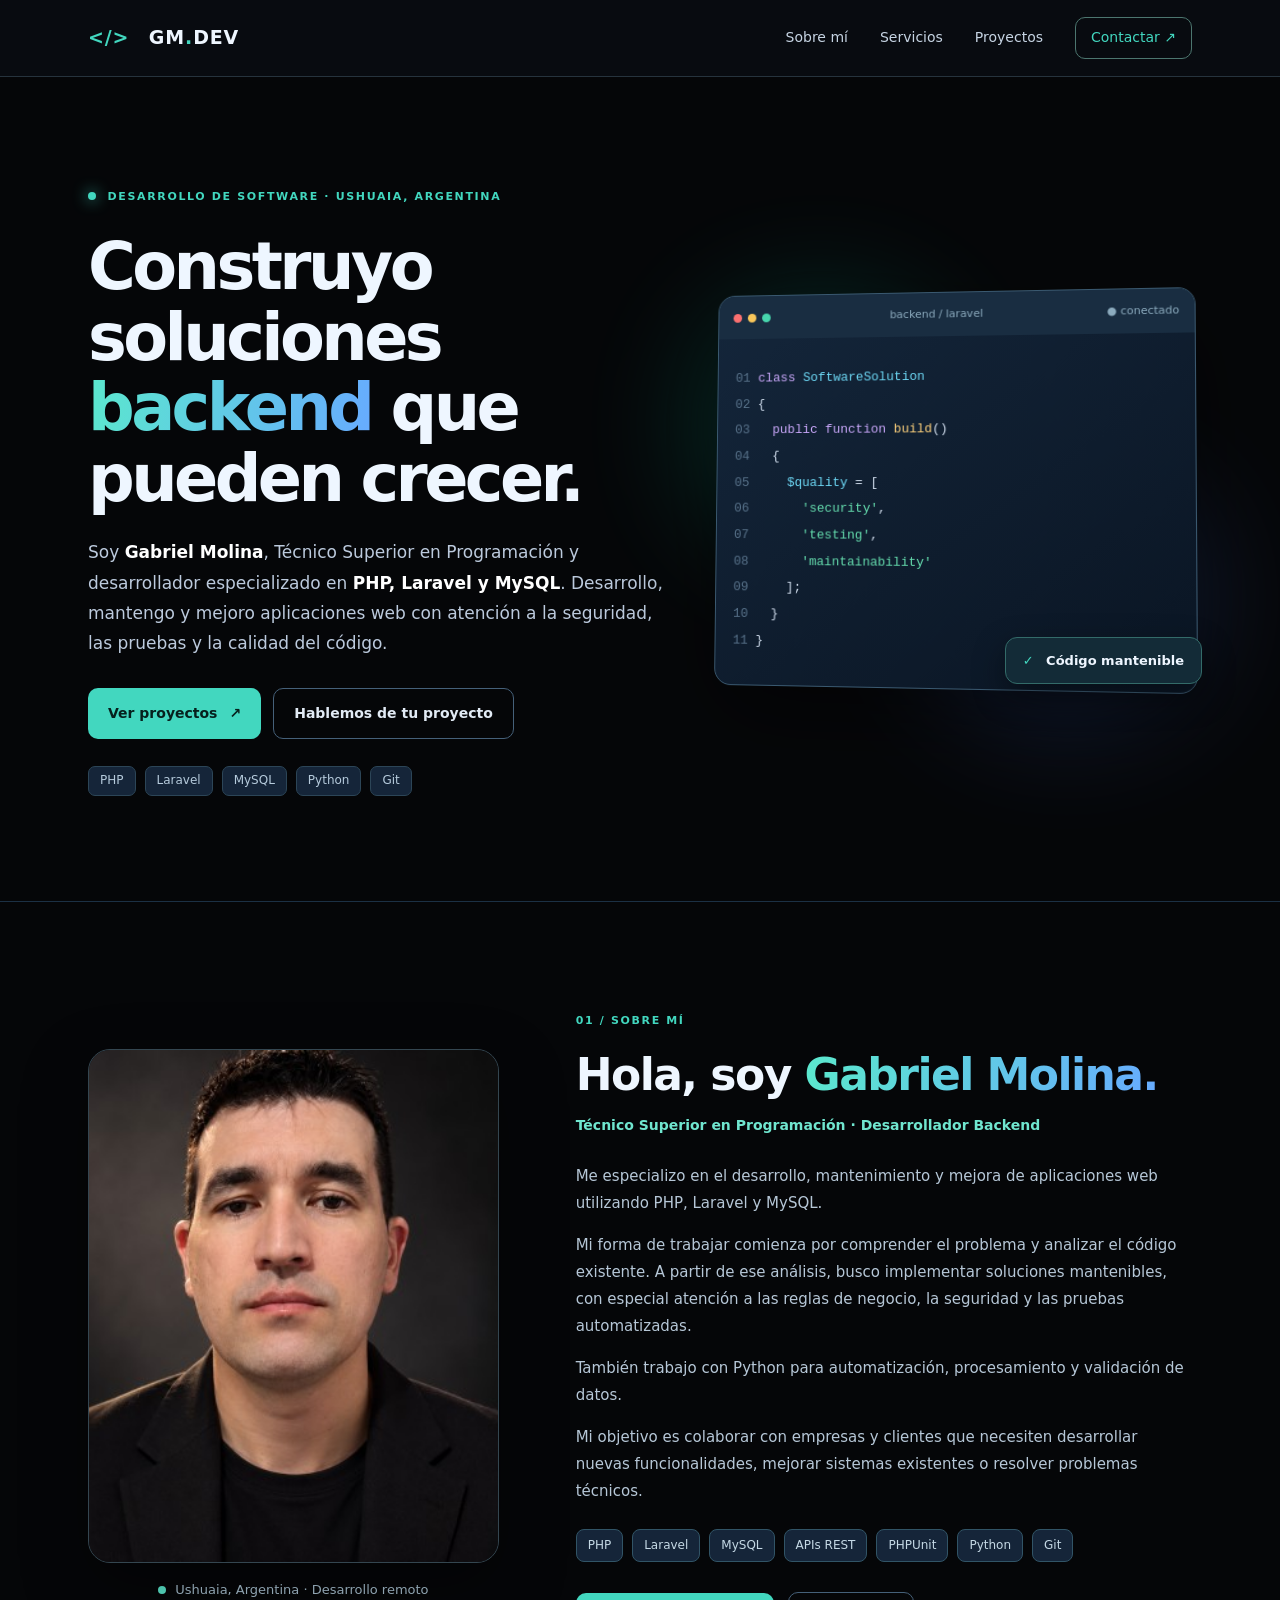
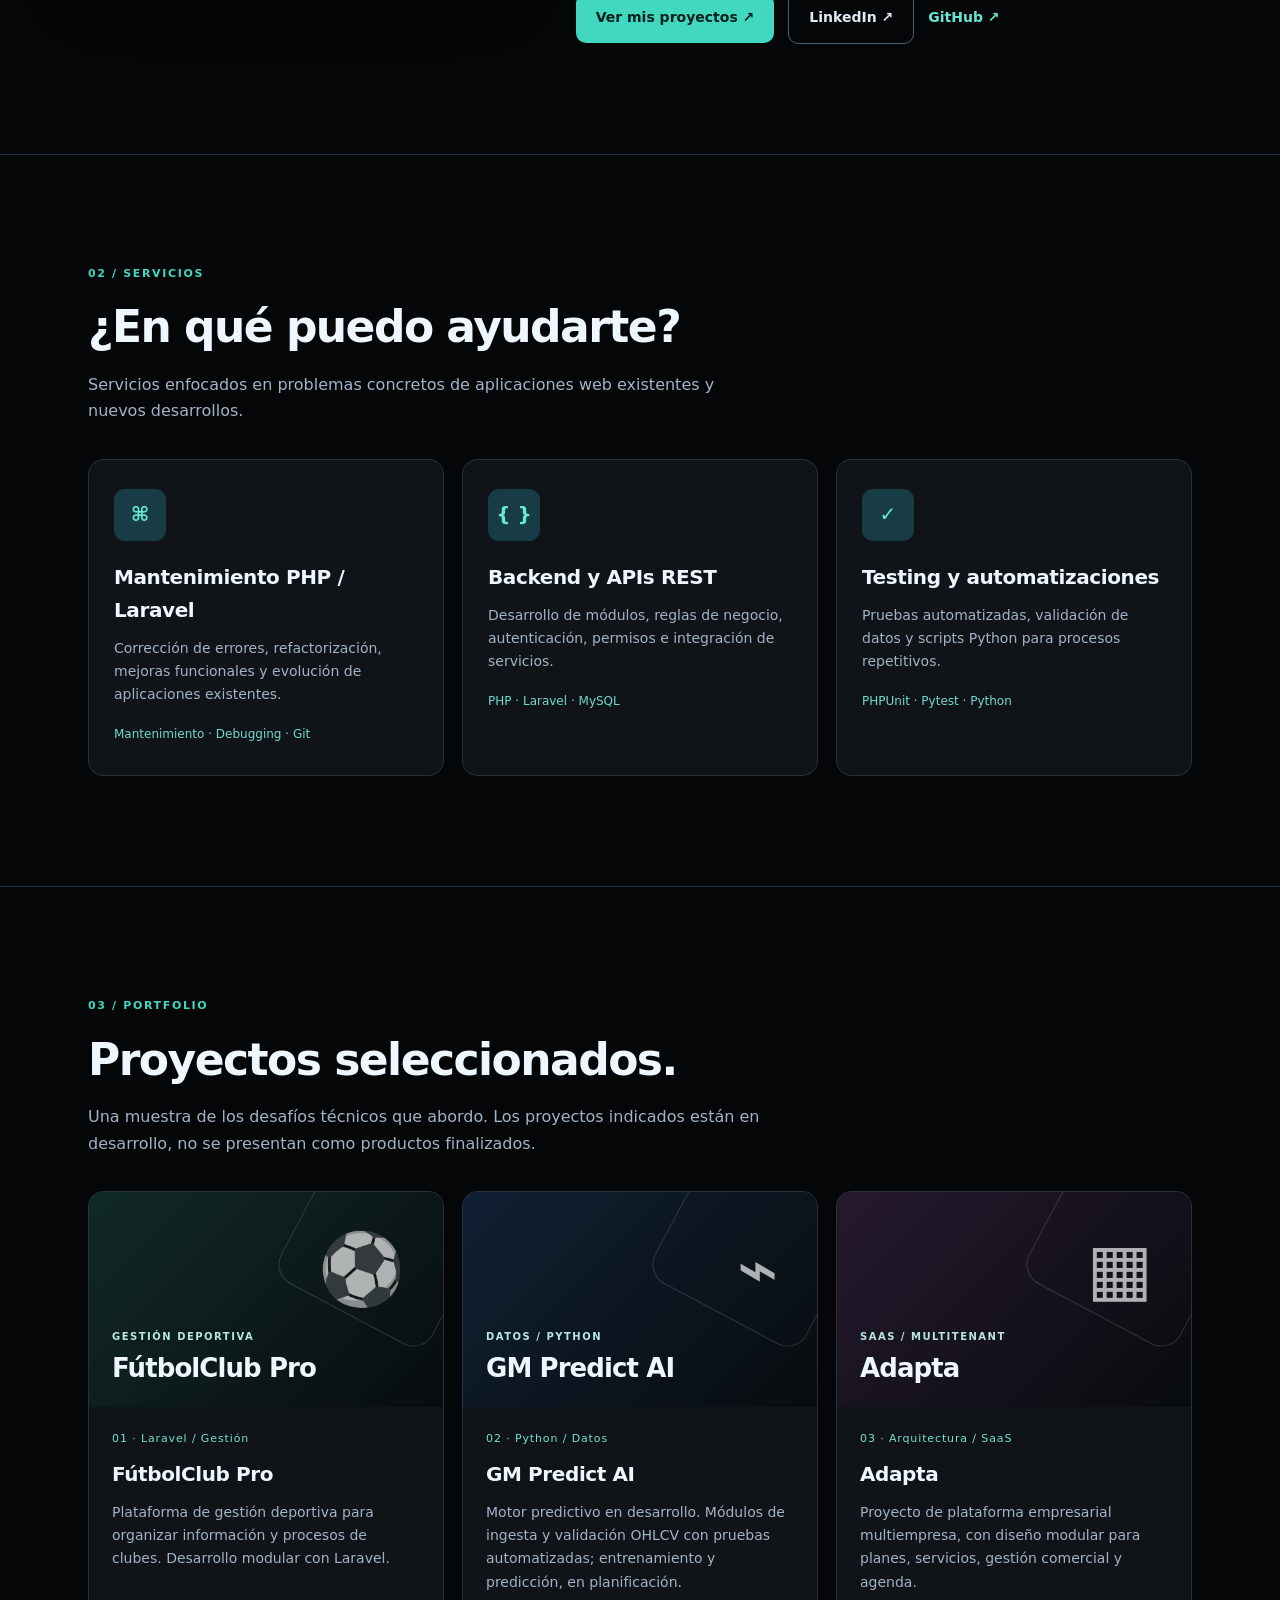
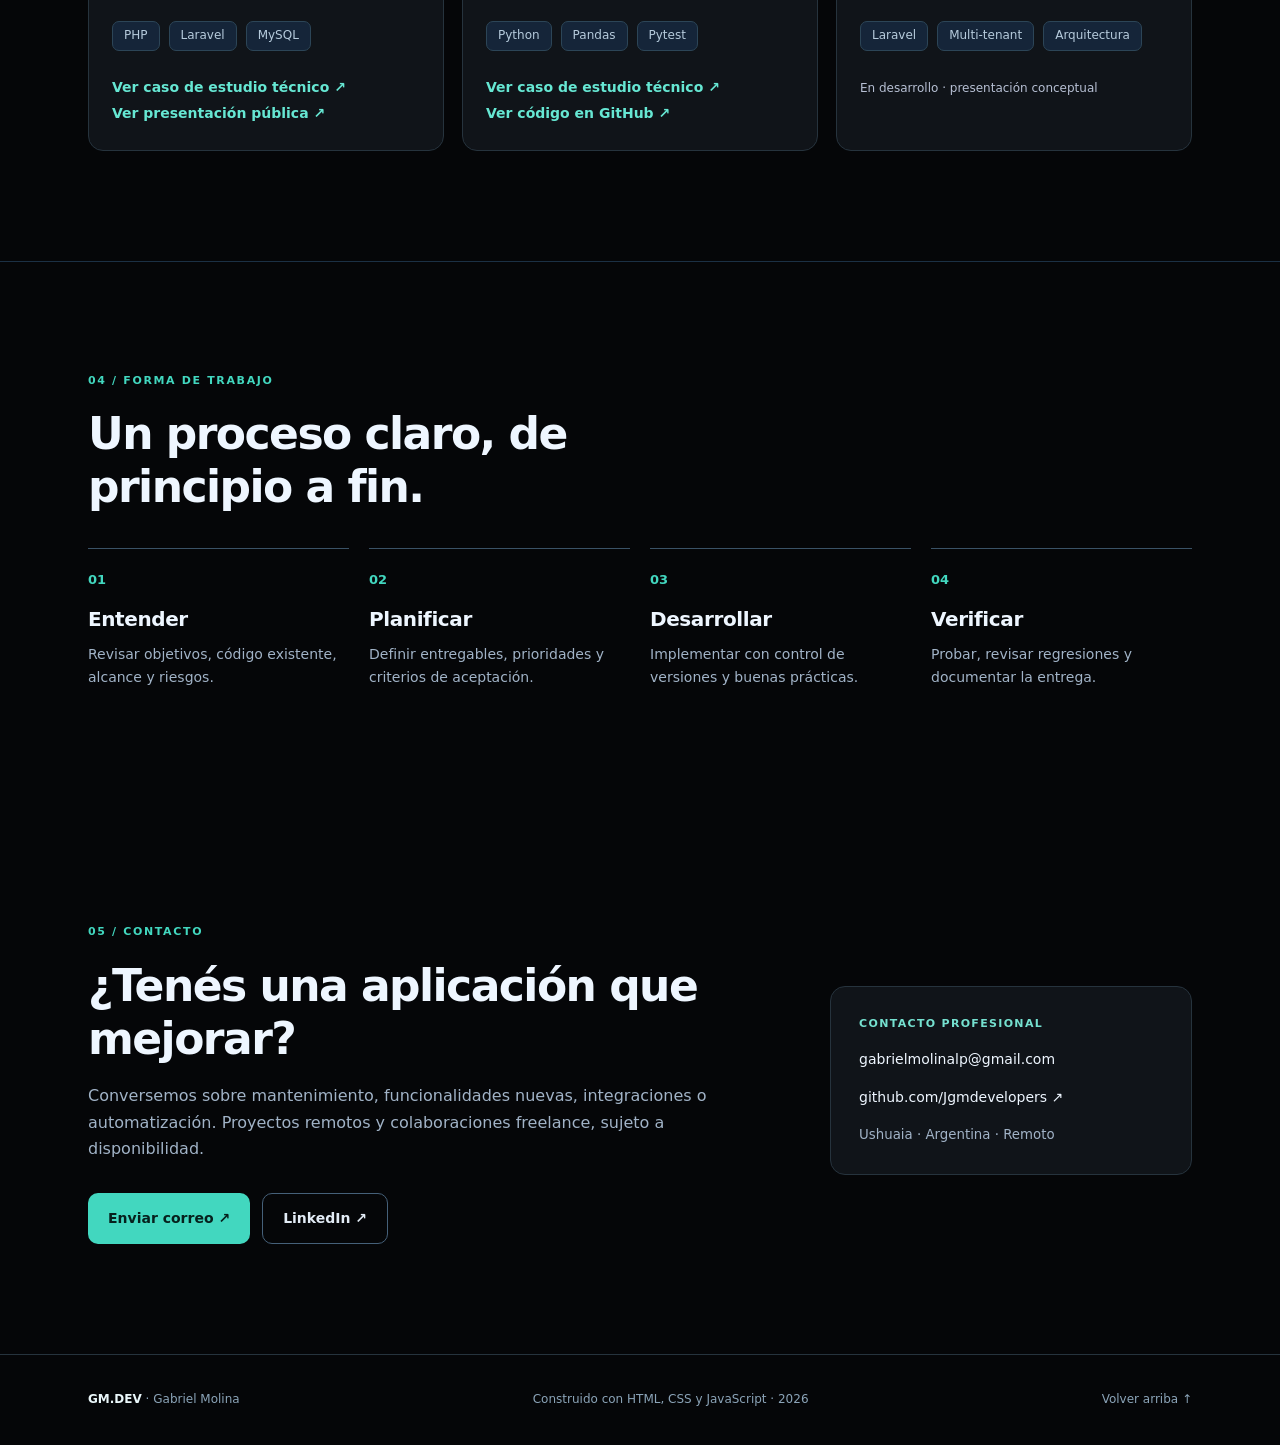
<file: index.html>
<!doctype html>
<html lang="es">
  <head>
    <meta charset="utf-8" />
    <meta name="viewport" content="width=device-width,initial-scale=1" />
    <meta
      name="description"
      content="Gabriel Molina — Desarrollador Backend especializado en PHP, Laravel, MySQL y Python. Desarrollo y mantenimiento de aplicaciones web, APIs REST y automatizaciones."
    />
    <meta name="theme-color" content="#08121f" />
    <meta
      property="og:title"
      content="Gabriel Molina | Desarrollo Backend & Software"
    />
    <meta
      property="og:description"
      content="Desarrollo y mantenimiento PHP/Laravel, APIs REST, MySQL y automatizaciones Python."
    />
    <meta property="og:type" content="website" />
    <title>Gabriel Molina | Desarrollador Backend PHP & Laravel</title>
    <link rel="stylesheet" href="assets/styles.css" />
    <script src="assets/main.js" defer></script>
  </head>
  <body>
    <a class="skip" href="#contenido">Saltar al contenido</a>

    <header class="site-header">
      <nav class="container nav" aria-label="Navegación principal">
        <a class="brand" href="#inicio"
          ><span class="brand-symbol">&lt;/&gt;</span> GM<span class="brand-dot"
            >.</span
          >DEV</a
        >
        <button
          class="menu-toggle"
          type="button"
          aria-label="Abrir menú"
          aria-expanded="false"
          aria-controls="site-links"
        >
          ☰
        </button>
        <div class="nav-links" id="site-links">
          <a href="#sobre-mi">Sobre mí</a><a href="#servicios">Servicios</a
          ><a href="#proyectos">Proyectos</a
          ><a href="#contacto" class="nav-cta">Contactar ↗</a>
        </div>
      </nav>
    </header>
    <main id="contenido">
      <section class="hero container" id="inicio">
        <div class="hero-copy">
          <span class="eyebrow"
            ><span class="pulse"></span> DESARROLLO DE SOFTWARE · USHUAIA,
            ARGENTINA</span
          >
          <h1>
            Construyo soluciones <span class="gradient-text">backend</span> que
            pueden crecer.
          </h1>
          <p class="lead">
            Soy <strong>Gabriel Molina</strong>, Técnico Superior en
            Programación y desarrollador especializado en
            <strong>PHP, Laravel y MySQL</strong>. Desarrollo, mantengo y mejoro
            aplicaciones web con atención a la seguridad, las pruebas y la
            calidad del código.
          </p>
          <div class="hero-actions">
            <a class="btn primary" href="#proyectos"
              >Ver proyectos <span aria-hidden="true">↗</span></a
            ><a class="btn secondary" href="#contacto"
              >Hablemos de tu proyecto</a
            >
          </div>
          <div class="hero-tags" aria-label="Tecnologías principales">
            <span>PHP</span><span>Laravel</span><span>MySQL</span
            ><span>Python</span><span>Git</span>
          </div>
        </div>
        <div
          class="hero-visual"
          aria-label="Ilustración abstracta de un entorno de desarrollo"
        >
          <div class="glow glow-one"></div>
          <div class="glow glow-two"></div>
          <div class="terminal">
            <div class="terminal-top">
              <span class="lights"><i></i><i></i><i></i></span
              ><span>backend / laravel</span><span>● conectado</span>
            </div>
            <pre
              aria-hidden="true"
            ><span class="line-muted">01</span> <span class="purple">class</span> <span class="cyan">SoftwareSolution</span>
<span class="line-muted">02</span> {
<span class="line-muted">03</span>   <span class="purple">public function</span> <span class="yellow">build</span>()
<span class="line-muted">04</span>   {
<span class="line-muted">05</span>     <span class="cyan">$quality</span> = [
<span class="line-muted">06</span>       <span class="green">'security'</span>,
<span class="line-muted">07</span>       <span class="green">'testing'</span>,
<span class="line-muted">08</span>       <span class="green">'maintainability'</span>
<span class="line-muted">09</span>     ];
<span class="line-muted">10</span>   }
<span class="line-muted">11</span> }</pre>
          </div>
          <div class="floating-pill"><span>✓</span> Código mantenible</div>
        </div>
      </section>

      <section id="sobre-mi" class="section section-alt about-section">
        <div class="container about-layout">
          <div class="about-photo">
            <div class="about-photo-frame">
              <img
                src="assets/img/gabriel-molina-perfil.jfif"
                alt="Gabriel Molina, desarrollador backend PHP y Laravel"
                width="480"
                height="600"
                loading="lazy"
                decoding="async"
              />
            </div>

            <div class="about-photo-caption">
              <span class="about-status-dot" aria-hidden="true"></span>
              Ushuaia, Argentina · Desarrollo remoto
            </div>
          </div>

          <div class="about-content">
            <span class="section-label">01 / SOBRE MÍ</span>

            <h2>
              Hola, soy <span class="gradient-text">Gabriel Molina.</span>
            </h2>

            <p class="about-role">
              Técnico Superior en Programación · Desarrollador Backend
            </p>

            <p>
              Me especializo en el desarrollo, mantenimiento y mejora de
              aplicaciones web utilizando PHP, Laravel y MySQL.
            </p>

            <p>
              Mi forma de trabajar comienza por comprender el problema y
              analizar el código existente. A partir de ese análisis, busco
              implementar soluciones mantenibles, con especial atención a las
              reglas de negocio, la seguridad y las pruebas automatizadas.
            </p>

            <p>
              También trabajo con Python para automatización, procesamiento y
              validación de datos.
            </p>

            <p>
              Mi objetivo es colaborar con empresas y clientes que necesiten
              desarrollar nuevas funcionalidades, mejorar sistemas existentes o
              resolver problemas técnicos.
            </p>

            <div class="about-skills" aria-label="Tecnologías principales">
              <span>PHP</span>
              <span>Laravel</span>
              <span>MySQL</span>
              <span>APIs REST</span>
              <span>PHPUnit</span>
              <span>Python</span>
              <span>Git</span>
            </div>

            <div class="about-actions">
              <a class="btn primary" href="#proyectos"> Ver mis proyectos ↗ </a>

              <a
                class="btn secondary"
                href="https://www.linkedin.com/in/gabriel-molina-ush/"
                target="_blank"
                rel="noopener noreferrer"
              >
                LinkedIn ↗
              </a>

              <a
                class="text-link"
                href="https://github.com/Jgmdevelopers"
                target="_blank"
                rel="noopener noreferrer"
              >
                GitHub ↗
              </a>
            </div>
          </div>
        </div>
      </section>

      <section id="servicios" class="section container">
        <div class="section-head">
          <span class="section-label">02 / SERVICIOS</span>
          <h2>¿En qué puedo ayudarte?</h2>
          <p>
            Servicios enfocados en problemas concretos de aplicaciones web
            existentes y nuevos desarrollos.
          </p>
        </div>
        <div class="service-grid">
          <article class="service-card">
            <span class="card-icon">⌘</span>
            <h3>Mantenimiento PHP / Laravel</h3>
            <p>
              Corrección de errores, refactorización, mejoras funcionales y
              evolución de aplicaciones existentes.
            </p>
            <span class="card-meta">Mantenimiento · Debugging · Git</span>
          </article>
          <article class="service-card">
            <span class="card-icon">{ }</span>
            <h3>Backend y APIs REST</h3>
            <p>
              Desarrollo de módulos, reglas de negocio, autenticación, permisos
              e integración de servicios.
            </p>
            <span class="card-meta">PHP · Laravel · MySQL</span>
          </article>
          <article class="service-card">
            <span class="card-icon">✓</span>
            <h3>Testing y automatizaciones</h3>
            <p>
              Pruebas automatizadas, validación de datos y scripts Python para
              procesos repetitivos.
            </p>
            <span class="card-meta">PHPUnit · Pytest · Python</span>
          </article>
        </div>
      </section>

      <section id="proyectos" class="section section-alt">
        <div class="container">
          <div class="section-head">
            <span class="section-label">03 / PORTFOLIO</span>
            <h2>Proyectos seleccionados.</h2>
            <p>
              Una muestra de los desafíos técnicos que abordo. Los proyectos
              indicados están en desarrollo, no se presentan como productos
              finalizados.
            </p>
          </div>
          <div class="project-grid">
            <article class="project-card">
              <div class="project-art football">
                <span class="project-art-icon">⚽</span
                ><span>GESTIÓN DEPORTIVA</span><strong>FútbolClub Pro</strong>
              </div>
              <div class="project-body">
                <div class="project-kicker">01 · Laravel / Gestión</div>
                <h3>FútbolClub Pro</h3>
                <p>
                  Plataforma de gestión deportiva para organizar información y
                  procesos de clubes. Desarrollo modular con Laravel.
                </p>
                <div class="project-tags">
                  <span>PHP</span><span>Laravel</span><span>MySQL</span>
                </div>
                <a class="text-link" href="proyectos/futbolclub-pro.html"
                  >Ver caso de estudio técnico ↗</a
                >
                <br />
                <a
                  class="text-link"
                  href="https://github.com/Jgmdevelopers/futbolclub-pro-showcase"
                  target="_blank"
                  rel="noopener noreferrer"
                  >Ver presentación pública ↗</a
                >
              </div>
            </article>
            <article class="project-card">
              <div class="project-art predict">
                <span class="project-art-icon">⌁</span
                ><span>DATOS / PYTHON</span><strong>GM Predict AI</strong>
              </div>
              <div class="project-body">
                <div class="project-kicker">02 · Python / Datos</div>
                <h3>GM Predict AI</h3>
                <p>
                  Motor predictivo en desarrollo. Módulos de ingesta y
                  validación OHLCV con pruebas automatizadas; entrenamiento y
                  predicción, en planificación.
                </p>
                <div class="project-tags">
                  <span>Python</span><span>Pandas</span><span>Pytest</span>
                </div>

                <a class="text-link" href="proyectos/gm-predict-ai.html">
                  Ver caso de estudio técnico ↗
                </a>

                <br />

                <a
                  class="text-link"
                  href="https://github.com/Jgmdevelopers/gm-predict-ai"
                  target="_blank"
                  rel="noopener noreferrer"
                >
                  Ver código en GitHub ↗
                </a>
              </div>
            </article>
            <article class="project-card">
              <div class="project-art adapta">
                <span class="project-art-icon">▦</span
                ><span>SAAS / MULTITENANT</span><strong>Adapta</strong>
              </div>
              <div class="project-body">
                <div class="project-kicker">03 · Arquitectura / SaaS</div>
                <h3>Adapta</h3>
                <p>
                  Proyecto de plataforma empresarial multiempresa, con diseño
                  modular para planes, servicios, gestión comercial y agenda.
                </p>
                <div class="project-tags">
                  <span>Laravel</span><span>Multi-tenant</span
                  ><span>Arquitectura</span>
                </div>
                <span class="project-status"
                  >En desarrollo · presentación conceptual</span
                >
              </div>
            </article>
          </div>
        </div>
      </section>

      <section class="section container" id="metodo">
        <div class="section-head">
          <span class="section-label">04 / FORMA DE TRABAJO</span>
          <h2>Un proceso claro, de principio a fin.</h2>
        </div>
        <div class="steps">
          <div>
            <b>01</b>
            <h3>Entender</h3>
            <p>Revisar objetivos, código existente, alcance y riesgos.</p>
          </div>
          <div>
            <b>02</b>
            <h3>Planificar</h3>
            <p>Definir entregables, prioridades y criterios de aceptación.</p>
          </div>
          <div>
            <b>03</b>
            <h3>Desarrollar</h3>
            <p>Implementar con control de versiones y buenas prácticas.</p>
          </div>
          <div>
            <b>04</b>
            <h3>Verificar</h3>
            <p>Probar, revisar regresiones y documentar la entrega.</p>
          </div>
        </div>
      </section>

      <section class="section contact-section" id="contacto">
        <div class="container contact-box">
          <div>
            <span class="section-label">05 / CONTACTO</span>
            <h2>¿Tenés una aplicación que mejorar?</h2>
            <p>
              Conversemos sobre mantenimiento, funcionalidades nuevas,
              integraciones o automatización. Proyectos remotos y colaboraciones
              freelance, sujeto a disponibilidad.
            </p>
            <div class="contact-actions">
              <a
                class="btn primary"
                href="mailto:gabrielmolinalp@gmail.com?subject=Consulta%20de%20desarrollo%20de%20software"
                >Enviar correo ↗</a
              ><a
                class="btn secondary"
                href="https://www.linkedin.com/in/gabriel-molina-ush/"
                target="_blank"
                rel="noopener noreferrer"
                >LinkedIn ↗</a
              >
            </div>
          </div>
          <div class="contact-detail">
            <span>CONTACTO PROFESIONAL</span
            ><a href="mailto:gabrielmolinalp@gmail.com"
              >gabrielmolinalp@gmail.com</a
            ><a
              href="https://github.com/Jgmdevelopers"
              target="_blank"
              rel="noopener noreferrer"
              >github.com/Jgmdevelopers ↗</a
            ><small>Ushuaia · Argentina · Remoto</small>
          </div>
        </div>
      </section>
    </main>
    <footer>
      <div class="container footer-inner">
        <span><strong>GM.DEV</strong> · Gabriel Molina</span
        ><span
          >Construido con HTML, CSS y JavaScript ·
          <span id="year">2026</span></span
        ><a href="#inicio">Volver arriba ↑</a>
      </div>
    </footer>
  </body>
</html>
</file>
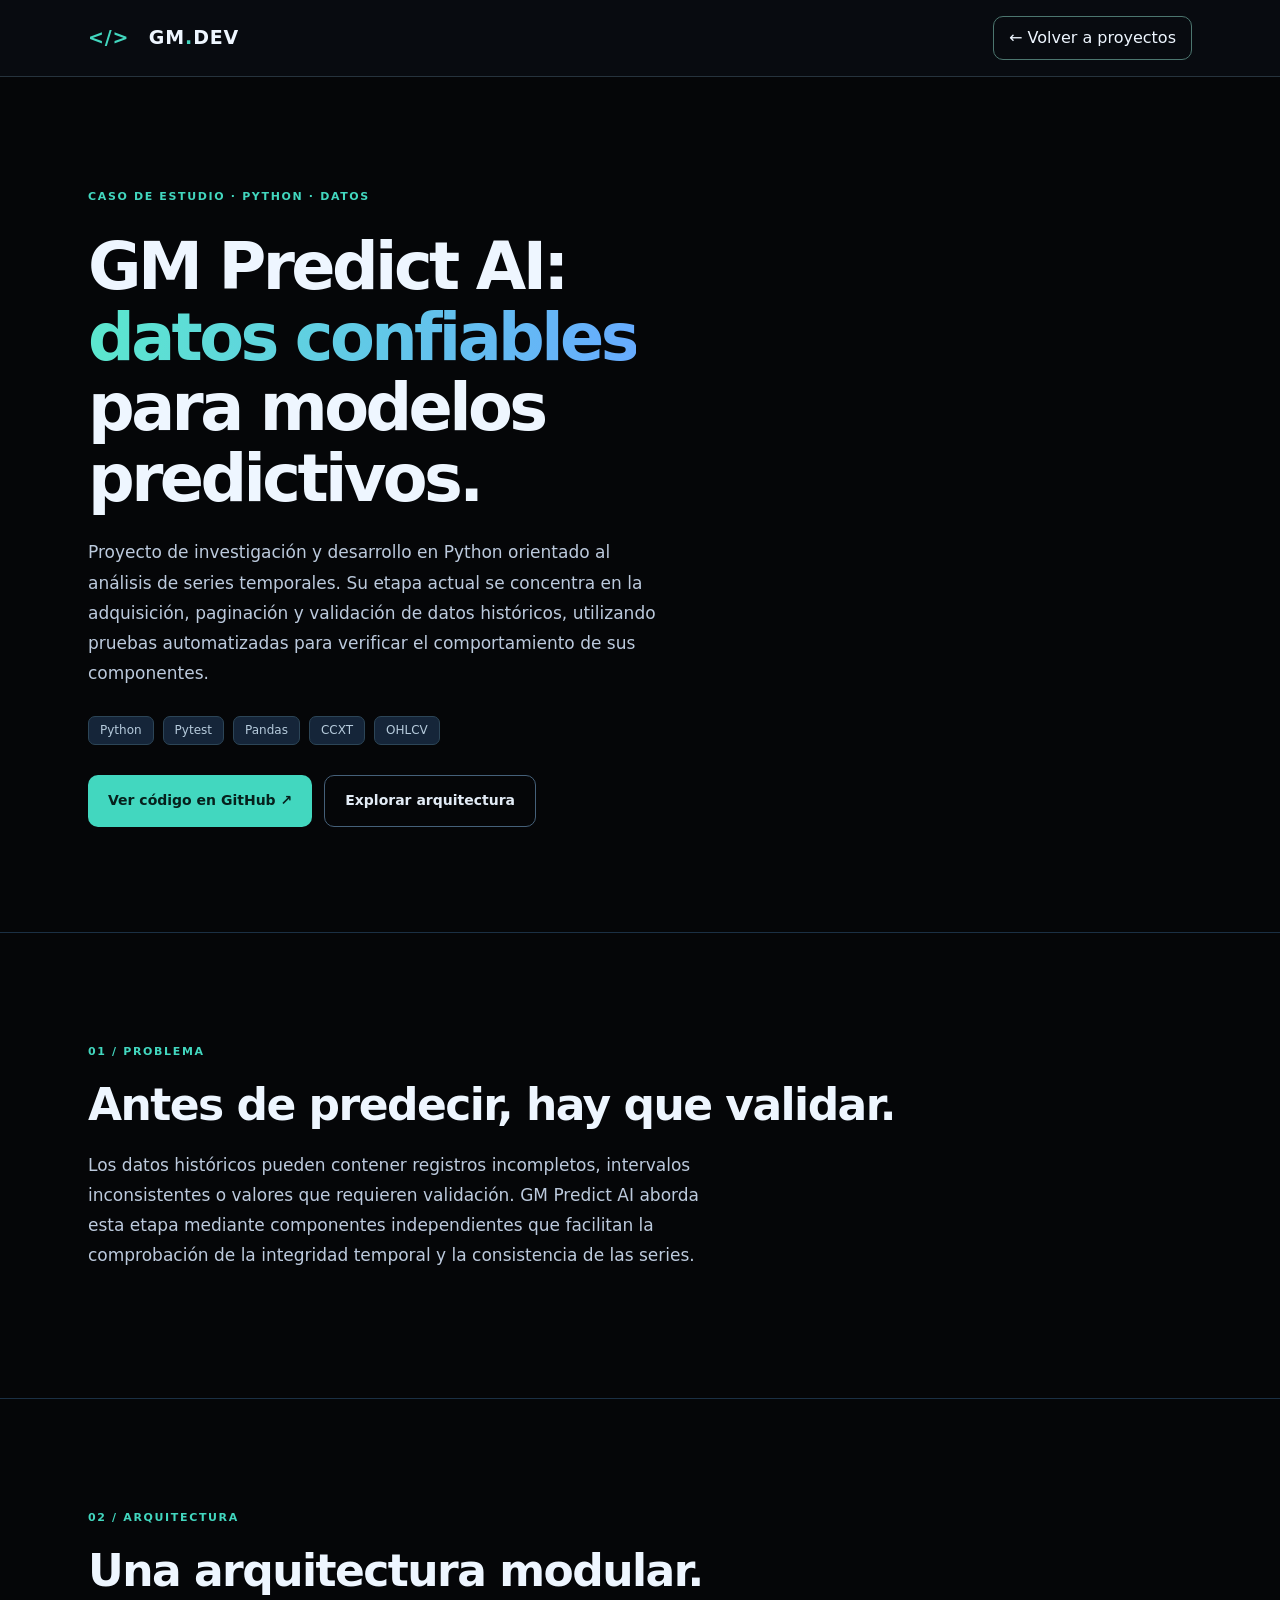
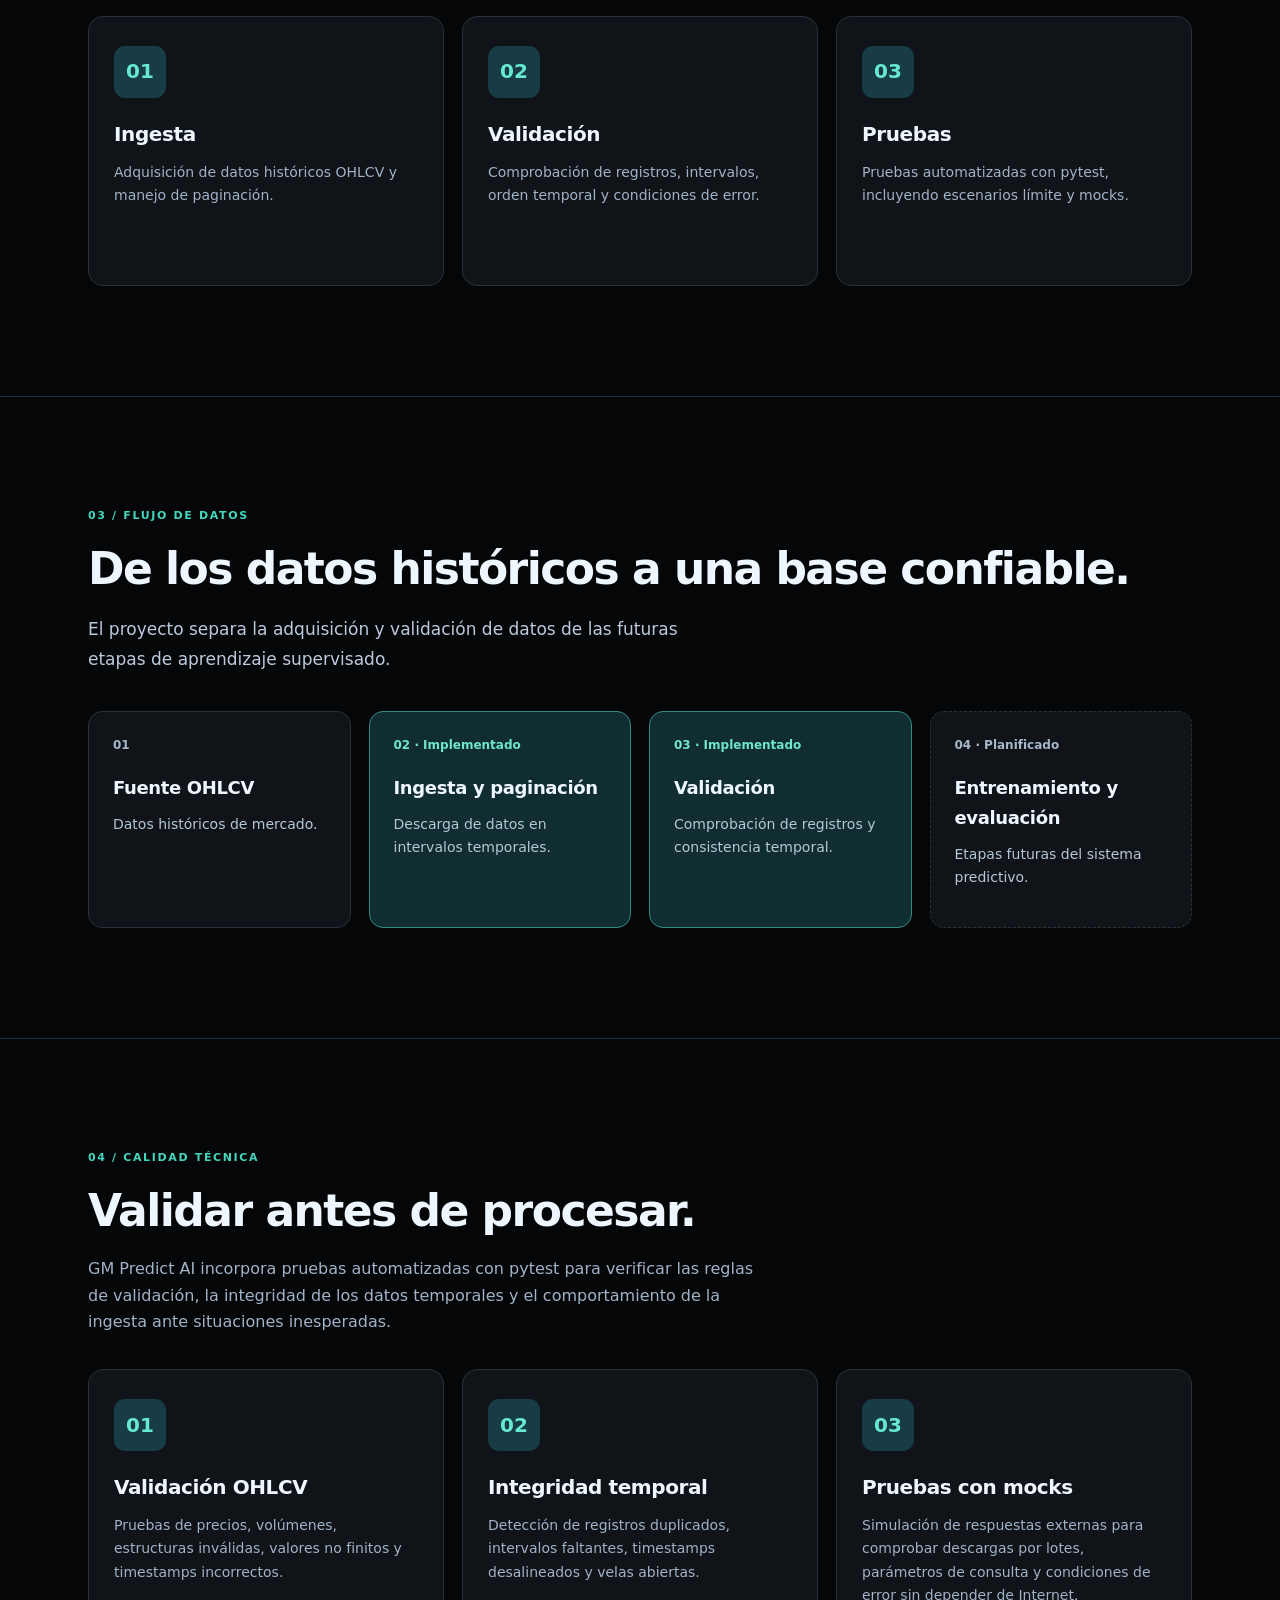
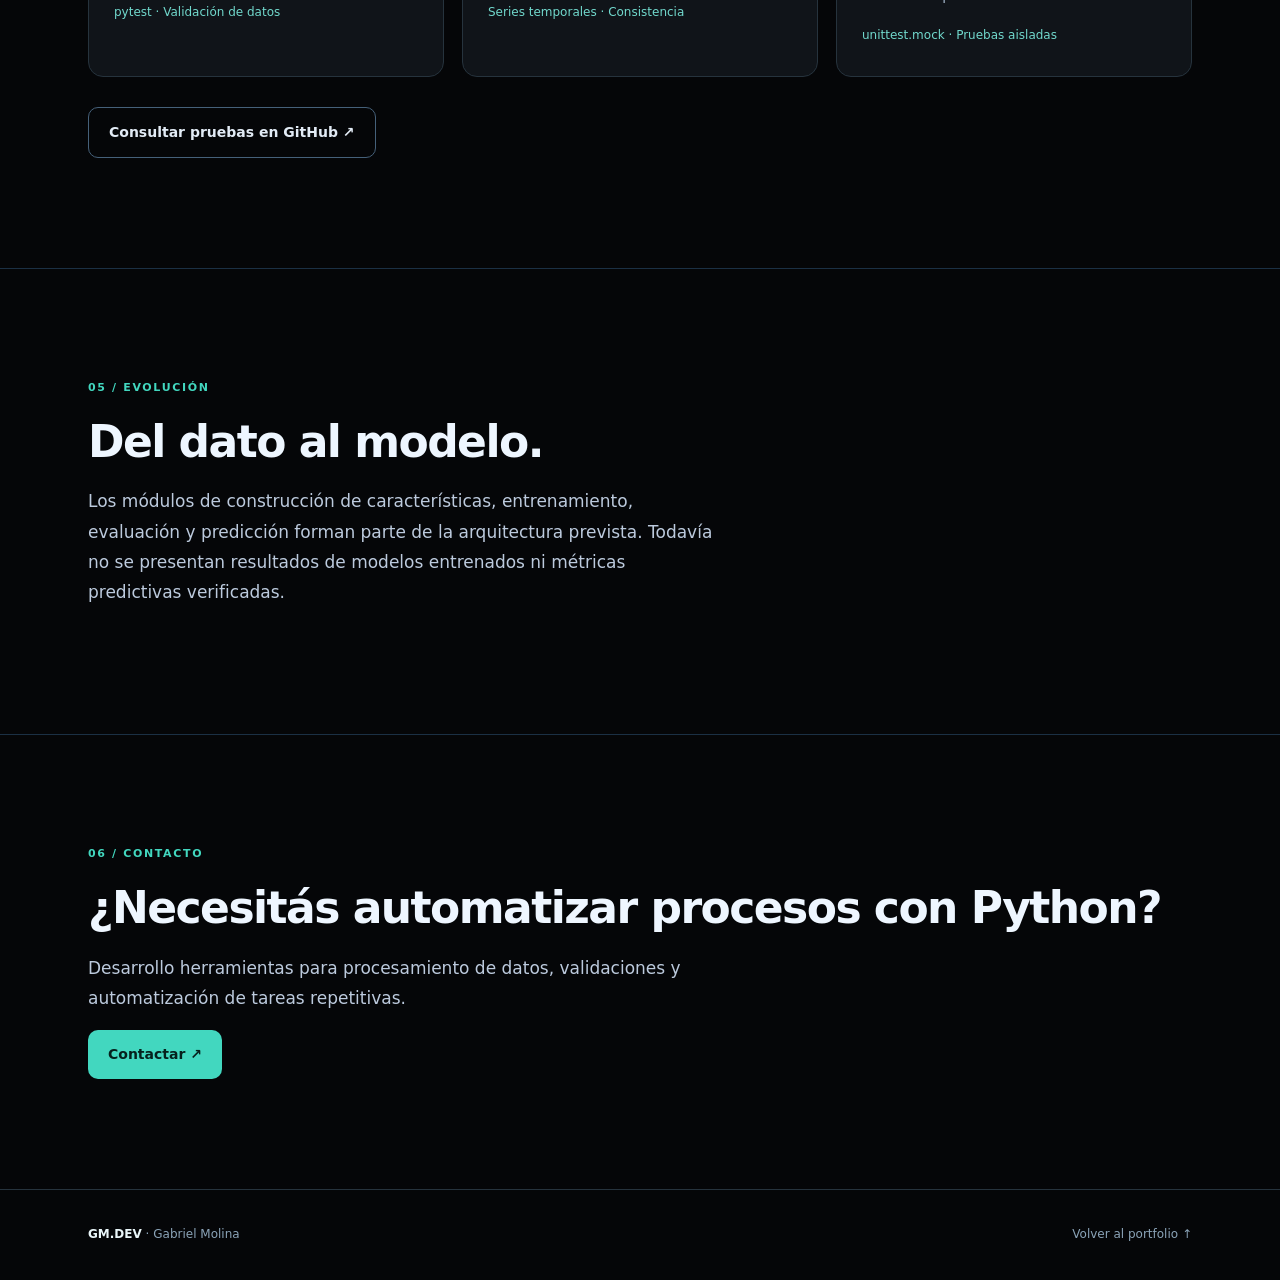
<file: proyectos/gm-predict-ai.html>
<!doctype html>
<html lang="es-AR">
  <head>
    <meta charset="utf-8" />
    <meta name="viewport" content="width=device-width, initial-scale=1" />

    <meta
      name="description"
      content="Caso de estudio GM Predict AI: procesamiento de datos históricos, validación OHLCV y pruebas automatizadas con Python."
    />

    <meta name="theme-color" content="#08121f" />

    <title>GM Predict AI | Caso de estudio — GM.DEV</title>

    <link rel="stylesheet" href="../assets/styles.css" />
  </head>

  <body>
    <a class="skip" href="#contenido">Saltar al contenido</a>

    <header class="site-header">
      <nav class="container nav" aria-label="Navegación principal">
        <a class="brand" href="../index.html#inicio">
          <span class="brand-symbol">&lt;/&gt;</span>
          GM<span class="brand-dot">.</span>DEV
        </a>

        <a href="../index.html#proyectos" class="nav-cta">
          ← Volver a proyectos
        </a>
      </nav>
    </header>

    <main id="contenido">
      <section class="hero container" aria-labelledby="titulo-proyecto">
        <div class="hero-copy">
          <span class="eyebrow"> CASO DE ESTUDIO · PYTHON · DATOS </span>

          <h1 id="titulo-proyecto">
            GM Predict AI:
            <span class="gradient-text">datos confiables</span>
            para modelos predictivos.
          </h1>

          <p class="lead">
            Proyecto de investigación y desarrollo en Python orientado al
            análisis de series temporales. Su etapa actual se concentra en la
            adquisición, paginación y validación de datos históricos, utilizando
            pruebas automatizadas para verificar el comportamiento de sus
            componentes.
          </p>

          <div class="hero-tags">
            <span>Python</span>
            <span>Pytest</span>
            <span>Pandas</span>
            <span>CCXT</span>
            <span>OHLCV</span>
          </div>

          <div class="hero-actions">
            <a
              class="btn primary"
              href="https://github.com/Jgmdevelopers/gm-predict-ai"
              target="_blank"
              rel="noopener noreferrer"
            >
              Ver código en GitHub ↗
            </a>
            <a class="btn secondary" href="#arquitectura">
              Explorar arquitectura
            </a>
          </div>
        </div>
      </section>

      <section class="section section-alt" id="problema">
        <div class="container">
          <span class="section-label">01 / PROBLEMA</span>

          <h2>Antes de predecir, hay que validar.</h2>

          <p class="lead">
            Los datos históricos pueden contener registros incompletos,
            intervalos inconsistentes o valores que requieren validación. GM
            Predict AI aborda esta etapa mediante componentes independientes que
            facilitan la comprobación de la integridad temporal y la
            consistencia de las series.
          </p>
        </div>
      </section>

      <section class="section container" id="arquitectura">
        <span class="section-label">02 / ARQUITECTURA</span>
        <h2>Una arquitectura modular.</h2>

        <div class="service-grid">
          <article class="service-card">
            <span class="card-icon">01</span>
            <h3>Ingesta</h3>
            <p>Adquisición de datos históricos OHLCV y manejo de paginación.</p>
          </article>

          <article class="service-card">
            <span class="card-icon">02</span>
            <h3>Validación</h3>
            <p>
              Comprobación de registros, intervalos, orden temporal y
              condiciones de error.
            </p>
          </article>

          <article class="service-card">
            <span class="card-icon">03</span>
            <h3>Pruebas</h3>
            <p>
              Pruebas automatizadas con pytest, incluyendo escenarios límite y
              mocks.
            </p>
          </article>
        </div>
      </section>

      <section class="section section-alt" id="flujo-datos">
        <div class="container">
          <span class="section-label">03 / FLUJO DE DATOS</span>

          <h2>De los datos históricos a una base confiable.</h2>

          <p class="lead">
            El proyecto separa la adquisición y validación de datos de las
            futuras etapas de aprendizaje supervisado.
          </p>

          <div class="pipeline">
            <div class="pipeline-step">
              <span>01</span>
              <h3>Fuente OHLCV</h3>
              <p>Datos históricos de mercado.</p>
            </div>

            <div class="pipeline-step implemented">
              <span>02 · Implementado</span>
              <h3>Ingesta y paginación</h3>
              <p>Descarga de datos en intervalos temporales.</p>
            </div>

            <div class="pipeline-step implemented">
              <span>03 · Implementado</span>
              <h3>Validación</h3>
              <p>Comprobación de registros y consistencia temporal.</p>
            </div>

            <div class="pipeline-step planned">
              <span>04 · Planificado</span>
              <h3>Entrenamiento y evaluación</h3>
              <p>Etapas futuras del sistema predictivo.</p>
            </div>
          </div>
        </div>
      </section>

      <section class="section container" id="calidad">
        <div class="section-head">
          <span class="section-label">04 / CALIDAD TÉCNICA</span>
          <h2>Validar antes de procesar.</h2>

          <p>
            GM Predict AI incorpora pruebas automatizadas con pytest para
            verificar las reglas de validación, la integridad de los datos
            temporales y el comportamiento de la ingesta ante situaciones
            inesperadas.
          </p>
        </div>

        <div class="service-grid">
          <article class="service-card">
            <span class="card-icon" aria-hidden="true">01</span>
            <h3>Validación OHLCV</h3>
            <p>
              Pruebas de precios, volúmenes, estructuras inválidas, valores no
              finitos y timestamps incorrectos.
            </p>
            <span class="card-meta"> pytest · Validación de datos </span>
          </article>

          <article class="service-card">
            <span class="card-icon" aria-hidden="true">02</span>
            <h3>Integridad temporal</h3>
            <p>
              Detección de registros duplicados, intervalos faltantes,
              timestamps desalineados y velas abiertas.
            </p>
            <span class="card-meta"> Series temporales · Consistencia </span>
          </article>

          <article class="service-card">
            <span class="card-icon" aria-hidden="true">03</span>
            <h3>Pruebas con mocks</h3>
            <p>
              Simulación de respuestas externas para comprobar descargas por
              lotes, parámetros de consulta y condiciones de error sin depender
              de Internet.
            </p>
            <span class="card-meta"> unittest.mock · Pruebas aisladas </span>
          </article>
        </div>

        <div class="hero-actions">
          <a
            class="btn secondary"
            href="https://github.com/Jgmdevelopers/gm-predict-ai/tree/main/tests"
            target="_blank"
            rel="noopener noreferrer"
          >
            Consultar pruebas en GitHub ↗
          </a>
        </div>
      </section>

      <section class="section section-alt" id="evolucion">
        <div class="container">
          <span class="section-label">05 / EVOLUCIÓN</span>

          <h2>Del dato al modelo.</h2>

          <p class="lead">
            Los módulos de construcción de características, entrenamiento,
            evaluación y predicción forman parte de la arquitectura prevista.
            Todavía no se presentan resultados de modelos entrenados ni métricas
            predictivas verificadas.
          </p>
        </div>
      </section>

      <section class="section container" id="contacto">
        <span class="section-label">06 / CONTACTO</span>
        <h2>¿Necesitás automatizar procesos con Python?</h2>

        <p class="lead">
          Desarrollo herramientas para procesamiento de datos, validaciones y
          automatización de tareas repetitivas.
        </p>

        <a class="btn primary" href="../index.html#contacto"> Contactar ↗ </a>
      </section>
    </main>

    <footer>
      <div class="container footer-inner">
        <span><strong>GM.DEV</strong> · Gabriel Molina</span>
        <a href="../index.html#proyectos">Volver al portfolio ↑</a>
      </div>
    </footer>

    <script src="../assets/main.js" defer></script>
  </body>
</html>
</file>
<file: assets/styles.css>
:root {
  color-scheme: dark;
  --bg: #08121f;
  --surface: #101f30;
  --surface-2: #0c1827;
  --text: #eef6ff;
  --muted: #a1b3c7;
  --line: #26364a;
  --accent: #42d7bf;
  --accent2: #5ca4ff;
  --max: 1160px;
}
* {
  box-sizing: border-box;
}
html {
  scroll-behavior: smooth;
}
body {
  margin: 0;
  background: var(--bg);
  color: var(--text);
  font-family:
    Inter,
    system-ui,
    -apple-system,
    BlinkMacSystemFont,
    "Segoe UI",
    sans-serif;
  line-height: 1.65;
}
a {
  color: inherit;
  text-decoration: none;
}
button {
  font: inherit;
}
a:focus-visible,
button:focus-visible {
  outline: 2px solid var(--accent);
  outline-offset: 4px;
}
.container {
  max-width: var(--max);
  padding: 0 28px;
  margin: auto;
}
.skip {
  position: absolute;
  left: -9999px;
  top: 0;
}
.skip:focus {
  left: 16px;
  top: 16px;
  z-index: 20;
  background: #fff;
  color: #111;
  padding: 8px;
}
.site-header {
  position: sticky;
  top: 0;
  z-index: 10;
  background: rgba(8, 18, 31, 0.9);
  border-bottom: 1px solid #26364a80;
  backdrop-filter: blur(16px);
}
.nav {
  min-height: 76px;
  display: flex;
  align-items: center;
  justify-content: space-between;
  gap: 20px;
}
.brand {
  font-size: 19px;
  font-weight: 850;
  letter-spacing: 0.045em;
}
.brand-symbol {
  color: var(--accent);
  font-weight: 900;
  margin-right: 12px;
}
.brand-dot {
  color: var(--accent);
}
.nav-links {
  display: flex;
  gap: 32px;
  align-items: center;
  color: #c6d4e3;
  font-size: 14px;
}
.nav-links a:hover,
.text-link:hover {
  color: var(--accent);
}
.nav-cta {
  border: 1px solid #4c766f;
  border-radius: 10px;
  padding: 8px 15px;
}
.menu-toggle {
  display: none;
  background: none;
  border: 1px solid var(--line);
  border-radius: 8px;
  color: white;
  font-size: 22px;
  padding: 2px 12px;
}
.hero {
  min-height: 680px;
  padding-top: 105px;
  padding-bottom: 105px;
  display: grid;
  grid-template-columns: 1.09fr 0.91fr;
  align-items: center;
  gap: 44px;
}
.eyebrow,
.section-label {
  font-size: 11px;
  letter-spacing: 0.15em;
  font-weight: 800;
  color: var(--accent);
}
.pulse {
  display: inline-block;
  width: 8px;
  height: 8px;
  border-radius: 50%;
  background: var(--accent);
  box-shadow: 0 0 15px var(--accent);
  margin-right: 6px;
}
h1,
h2,
h3,
p {
  margin-top: 0;
}
h1 {
  font-size: clamp(43px, 5.1vw, 72px);
  letter-spacing: -0.055em;
  line-height: 1.08;
  margin: 23px 0 24px;
}
h2 {
  font-size: clamp(29px, 3.5vw, 44px);
  letter-spacing: -0.035em;
  line-height: 1.2;
  margin: 16px 0 18px;
}
h3 {
  font-size: 20px;
  letter-spacing: -0.02em;
}
.gradient-text {
  background: linear-gradient(100deg, #5be8cd, #67abff);
  background-clip: text;
  -webkit-background-clip: text;
  color: transparent;
}
.lead {
  color: #bccadd;
  font-size: 17px;
  line-height: 1.78;
  max-width: 630px;
}
.lead strong {
  color: #fff;
}
.hero-actions,
.contact-actions {
  display: flex;
  flex-wrap: wrap;
  gap: 12px;
  margin-top: 30px;
}
.btn {
  display: inline-flex;
  align-items: center;
  justify-content: center;
  gap: 12px;
  border-radius: 10px;
  padding: 13px 20px;
  font-weight: 750;
  font-size: 14px;
  transition:
    transform 0.18s,
    background 0.18s;
}
.btn:hover {
  transform: translateY(-2px);
}
.primary {
  background: var(--accent);
  color: #06211d;
}
.primary:hover {
  background: #75e7d3;
}
.secondary {
  border: 1px solid #456079;
  color: #e2ebf5;
}
.secondary:hover {
  background: #152a3e;
}
.hero-tags,
.project-tags {
  display: flex;
  flex-wrap: wrap;
  gap: 9px;
  margin-top: 27px;
}
.hero-tags span,
.project-tags span {
  padding: 4px 11px;
  border: 1px solid #2c4557;
  border-radius: 7px;
  color: #b6cbdc;
  font-size: 12px;
  background: #152539;
}
.hero-visual {
  position: relative;
  min-height: 440px;
  display: flex;
  align-items: center;
}
.glow {
  position: absolute;
  border-radius: 50%;
  filter: blur(65px);
  opacity: 0.32;
}
.glow-one {
  background: #0ebf9e;
  width: 220px;
  height: 220px;
  top: 45px;
  left: 0;
}
.glow-two {
  background: #477df4;
  width: 250px;
  height: 220px;
  right: 0;
  bottom: 0;
}
.terminal {
  position: relative;
  width: 100%;
  border: 1px solid #3a5970;
  border-radius: 17px;
  background: linear-gradient(145deg, #14263b, #0a1523);
  box-shadow: 0 30px 90px #0008;
  transform: perspective(900px) rotateY(-5deg) rotateX(2deg);
  overflow: hidden;
}
.terminal-top {
  display: flex;
  justify-content: space-between;
  align-items: center;
  background: #192d41;
  padding: 13px 15px;
  color: #8cabbe;
  font-size: 11px;
}
.lights {
  display: flex;
  gap: 6px;
}
.lights i {
  width: 9px;
  height: 9px;
  border-radius: 50%;
  background: #fb7070;
}
.lights i:nth-child(2) {
  background: #f8c65a;
}
.lights i:nth-child(3) {
  background: #47d6ad;
}
.terminal pre {
  margin: 0;
  padding: 28px 18px 31px;
  font:
    13px/2.05 Consolas,
    Monaco,
    monospace;
  color: #d2dfef;
  white-space: pre;
  overflow-x: auto;
}
.line-muted {
  color: #567088;
}
.purple {
  color: #c9a7fa;
}
.cyan {
  color: #6cd8f5;
}
.yellow {
  color: #ffd27c;
}
.green {
  color: #64ddae;
}
.floating-pill {
  position: absolute;
  right: -10px;
  bottom: 25px;
  padding: 12px 17px;
  background: #132b37;
  border: 1px solid #336b69;
  border-radius: 12px;
  box-shadow: 0 12px 32px #0006;
  font-size: 13px;
  font-weight: 700;
}
.floating-pill span {
  color: var(--accent);
  margin-right: 8px;
}
.section {
  padding-top: 104px;
  padding-bottom: 110px;
  scroll-margin-top: 76px;
}
.section-alt {
  background: linear-gradient(180deg, #0d1a2a, #0b1726);
  border-block: 1px solid #1b3044;
}
.split {
  display: grid;
  grid-template-columns: 1fr 1fr;
  gap: 90px;
}
.split p,
.section-head p,
.service-card p,
.project-body p,
.steps p,
.contact-box p {
  color: var(--muted);
}
.split p {
  font-size: 16px;
}
.section-head {
  max-width: 680px;
  margin-bottom: 34px;
}
.text-link {
  font-size: 14px;
  font-weight: 750;
  color: #66e7d3;
}
.service-grid,
.project-grid {
  display: grid;
  grid-template-columns: repeat(3, 1fr);
  gap: 18px;
}
.service-card,
.project-card {
  background: #101f30;
  border: 1px solid #293d51;
  border-radius: 15px;
  overflow: hidden;
}
.service-card {
  padding: 29px 25px;
  min-height: 270px;
}
.service-card h3 {
  margin: 20px 0 10px;
}
.card-icon {
  display: grid;
  place-items: center;
  background: #173c45;
  color: #67e8d0;
  border-radius: 11px;
  width: 52px;
  height: 52px;
  font-weight: 800;
  font-size: 20px;
}
.service-card p {
  font-size: 14px;
}
.card-meta {
  color: #71d9cd;
  font-size: 12px;
}
.project-art {
  height: 215px;
  display: flex;
  flex-direction: column;
  justify-content: flex-end;
  align-items: flex-start;
  padding: 23px;
  background:
    radial-gradient(circle at 84% 18%, #1a966e70, transparent 55%),
    linear-gradient(130deg, #0a352f, #071923);
  position: relative;
  overflow: hidden;
}
.project-art:after {
  content: "";
  position: absolute;
  width: 170px;
  height: 170px;
  border: 1px solid #ffffff24;
  border-radius: 22px;
  transform: rotate(28deg);
  right: -30px;
  top: -40px;
}
.project-art.predict {
  background:
    radial-gradient(circle at 85% 10%, #2b93ed70, transparent 55%),
    linear-gradient(130deg, #092747, #091526);
}
.project-art.adapta {
  background:
    radial-gradient(circle at 85% 10%, #a16adf65, transparent 55%),
    linear-gradient(130deg, #2a1a45, #0c1728);
}
.project-art > span:not(.project-art-icon) {
  font-size: 10px;
  font-weight: 750;
  letter-spacing: 0.15em;
  color: #b8e6e2;
}
.project-art strong {
  font-size: 26px;
  letter-spacing: -0.035em;
  line-height: 1.2;
  margin-top: 7px;
}
.project-art-icon {
  position: absolute;
  font-size: 70px;
  right: 38px;
  top: 20px;
  color: #ffffffab;
}
.project-body {
  padding: 23px;
}
.project-kicker {
  font-size: 11px;
  letter-spacing: 0.08em;
  color: #72e1d1;
  margin-bottom: 10px;
}
.project-body h3 {
  margin: 0 0 10px;
}
.project-body p {
  min-height: 105px;
  font-size: 14px;
}
.project-tags {
  margin: 15px 0 23px;
}
.project-status {
  font-size: 12px;
  color: #b7c0d4;
}
.steps {
  display: grid;
  grid-template-columns: repeat(4, 1fr);
  gap: 20px;
}
.steps > div {
  border-top: 1px solid #3a5266;
  padding-top: 17px;
}
.steps b {
  color: var(--accent);
  font-size: 13px;
}
.steps h3 {
  margin: 11px 0 7px;
}
.steps p {
  font-size: 14px;
}
.contact-section {
  background:
    radial-gradient(circle at 10% 20%, #183b48, transparent 55%), #0b1928;
}
.contact-box {
  display: grid;
  grid-template-columns: 1.3fr 0.7fr;
  gap: 70px;
  align-items: center;
}
.contact-box h2 {
  max-width: 650px;
}
.contact-detail {
  background: #0e2531;
  border: 1px solid #315466;
  padding: 28px;
  border-radius: 15px;
  display: flex;
  flex-direction: column;
  gap: 15px;
  overflow-wrap: anywhere;
}
.contact-detail > span {
  color: #75e1d0;
  font-size: 11px;
  letter-spacing: 0.12em;
  font-weight: 800;
}
.contact-detail a {
  font-size: 14px;
}
.contact-detail a:hover {
  color: var(--accent);
}
.contact-detail small {
  color: var(--muted);
}
footer {
  border-top: 1px solid var(--line);
  color: #8ba4b8;
  font-size: 12px;
}
.footer-inner {
  min-height: 90px;
  display: flex;
  justify-content: space-between;
  align-items: center;
  gap: 15px;
}
.footer-inner strong {
  color: #eaf7fa;
}
@media (max-width: 900px) {
  .hero {
    grid-template-columns: 1fr;
    padding-top: 70px;
    padding-bottom: 60px;
    gap: 36px;
  }
  .hero-visual {
    max-width: 560px;
    min-height: 380px;
  }
  .split {
    gap: 25px;
  }
  .service-grid,
  .project-grid {
    grid-template-columns: repeat(2, 1fr);
  }
  .steps {
    grid-template-columns: repeat(2, 1fr);
  }
  .contact-box {
    gap: 25px;
  }
}

@media (max-width: 650px) {
  .container {
    padding-inline: 20px;
  }
  .nav {
    min-height: 65px;
  }
  .menu-toggle {
    display: block;
  }
  .nav-links {
    display: none;
    position: absolute;
    top: 65px;
    left: 0;
    right: 0;
    background: #0c192a;
    padding: 22px;
    flex-direction: column;
    align-items: stretch;
    border-bottom: 1px solid var(--line);
  }
  .nav-links.open {
    display: flex;
  }
  .hero {
    padding-top: 58px;
    gap: 22px;
  }
  .hero-visual {
    min-height: 330px;
  }
  .terminal {
    transform: none;
  }
  .terminal pre {
    font-size: 11px;
    padding: 18px 10px;
  }
  .terminal-top {
    font-size: 9px;
  }
  .floating-pill {
    right: 5px;
    bottom: 7px;
  }
  .section {
    padding-top: 70px;
    padding-bottom: 72px;
  }
  .split,
  .contact-box {
    grid-template-columns: 1fr;
  }
  .service-grid,
  .project-grid,
  .steps {
    grid-template-columns: 1fr;
  }
  .service-card {
    min-height: auto;
  }
  .project-body p {
    min-height: auto;
  }
  .footer-inner {
    padding-top: 23px;
    padding-bottom: 25px;
    flex-direction: column;
    align-items: flex-start;
  }
}

/* GM.DEV v1.1 — microinteracciones y accesibilidad */
:root {
  --motion-ease: cubic-bezier(0.2, 0.7, 0.2, 1);
}
html {
  scroll-padding-top: 88px;
}
.service-card,
.project-card,
.contact-detail {
  transition:
    transform 220ms var(--motion-ease),
    border-color 220ms ease,
    box-shadow 220ms ease;
}
@media (hover: hover) and (pointer: fine) {
  .service-card:hover,
  .project-card:hover {
    transform: translateY(-5px);
    border-color: #4a9b9b;
    box-shadow: 0 14px 34px rgba(0, 0, 0, 0.2);
  }
}
.nav-links a[aria-current="location"] {
  color: var(--accent);
}
.nav-links a[aria-current="location"]:not(.nav-cta) {
  text-decoration: underline;
  text-underline-offset: 9px;
  text-decoration-thickness: 2px;
}
@media (prefers-reduced-motion: no-preference) {
  .motion-ready .reveal {
    opacity: 0;
    transform: translateY(14px);
    transition:
      opacity 440ms var(--motion-ease),
      transform 440ms var(--motion-ease);
  }
  .motion-ready .reveal.is-visible {
    opacity: 1;
    transform: none;
  }
}
@media (prefers-reduced-motion: reduce) {
  html {
    scroll-behavior: auto;
  }
  *,
  *::before,
  *::after {
    animation-duration: 0.01ms !important;
    animation-iteration-count: 1 !important;
    transition-duration: 0.01ms !important;
    scroll-behavior: auto !important;
  }
  .reveal {
    opacity: 1 !important;
    transform: none !important;
  }
}

/* GM.DEV v1.3 — Flujo de datos GM Predict AI */

.pipeline {
  display: grid;
  grid-template-columns: repeat(4, minmax(0, 1fr));
  gap: 18px;
  margin-top: 36px;
}

.pipeline-step {
  position: relative;
  padding: 24px;
  border: 1px solid #293d51;
  border-radius: 14px;
  background: #101f30;
}

.pipeline-step > span {
  display: block;
  margin-bottom: 18px;
  color: #a6b8ca;
  font-size: 12px;
  font-weight: 700;
}

.pipeline-step h3 {
  font-size: 18px;
  margin-bottom: 10px;
}

.pipeline-step p {
  color: #b6c7d7;
  font-size: 14px;
}

.pipeline-step.implemented {
  border-color: #328c7d;
  background: #102d31;
}

.pipeline-step.implemented > span {
  color: #70e6cf;
}

.pipeline-step.planned {
  border-style: dashed;
}

@media (max-width: 900px) {
  .pipeline {
    grid-template-columns: repeat(2, minmax(0, 1fr));
  }
}

@media (max-width: 650px) {
  .pipeline {
    grid-template-columns: 1fr;
  }
}

/* GM.DEV v1.4 — Sobre mí e identidad profesional */

.about-layout {
  display: grid;
  grid-template-columns: minmax(0, 0.8fr) minmax(0, 1.2fr);
  gap: clamp(36px, 6vw, 90px);
  align-items: center;
}

.about-photo {
  max-width: 420px;
  width: 100%;
  margin-inline: auto;
}

.about-photo-frame {
  position: relative;
  aspect-ratio: 4 / 5;
  overflow: hidden;
  border: 1px solid #344650;
  border-radius: 22px;
  background: #101419;
  box-shadow: 0 24px 65px rgba(0, 0, 0, 0.35);
}

.about-photo-frame img {
  display: block;
  width: 100%;
  height: 100%;
  object-fit: cover;
  object-position: center;
}

.about-photo-caption {
  display: flex;
  align-items: center;
  justify-content: center;
  gap: 9px;
  margin-top: 16px;
  color: #a9c1d0;
  font-size: 13px;
}

.about-status-dot {
  width: 8px;
  height: 8px;
  flex-shrink: 0;
  border-radius: 50%;
  background: #5be8cd;
}

.about-content h2 {
  margin-bottom: 12px;
}

.about-content p {
  color: #b6c7d7;
  font-size: 15px;
  line-height: 1.8;
}

.about-content .about-role {
  color: #70e6cf;
  font-weight: 700;
  font-size: 14px;
  margin-bottom: 24px;
}

.about-skills {
  display: flex;
  flex-wrap: wrap;
  gap: 9px;
  margin-top: 24px;
}

.about-skills span {
  padding: 6px 11px;
  border: 1px solid #315466;
  border-radius: 8px;
  background: #152539;
  color: #c5d9e5;
  font-size: 12px;
}

.about-actions {
  display: flex;
  align-items: center;
  flex-wrap: wrap;
  gap: 14px;
  margin-top: 30px;
}

@media (max-width: 900px) {
  .about-layout {
    grid-template-columns: 1fr;
    gap: 38px;
  }

  .about-photo {
    max-width: 330px;
  }
}

@media (max-width: 650px) {
  .about-photo {
    max-width: 290px;
  }

  .about-content h2 {
    font-size: clamp(30px, 8vw, 40px);
  }

  .about-actions {
    align-items: stretch;
  }

  .about-actions .btn {
    width: 100%;
  }
}
/* GM.DEV v1.4 — Identidad visual negro premium */

:root {
  --page-black: #050608;
  --surface-black: #101419;
  --border-dark: #26333d;
}

/* Fondo general */
html,
body {
  background-color: var(--page-black);
}

/* Secciones principales */
.section,
.section-alt,
.contact-section,
.about-section {
  background: var(--page-black);
}

/* Encabezado */
.site-header {
  background: #080b10;
  border-bottom-color: var(--border-dark);
}

/* Tarjetas */
.service-card,
.project-card,
.contact-detail,
.pipeline-step {
  background: var(--surface-black);
  border-color: var(--border-dark);
}

/* Tarjetas de proyecto: conservar su identidad */
.project-art.football {
  background: linear-gradient(135deg, #112a25, #080c0e);
}

.project-art.predict {
  background: linear-gradient(135deg, #102033, #080c0e);
}

.project-art.adapta {
  background: linear-gradient(135deg, #25192e, #080c0e);
}

/* Footer */
footer {
  background: var(--page-black);
  border-top-color: var(--border-dark);
}
</file>
